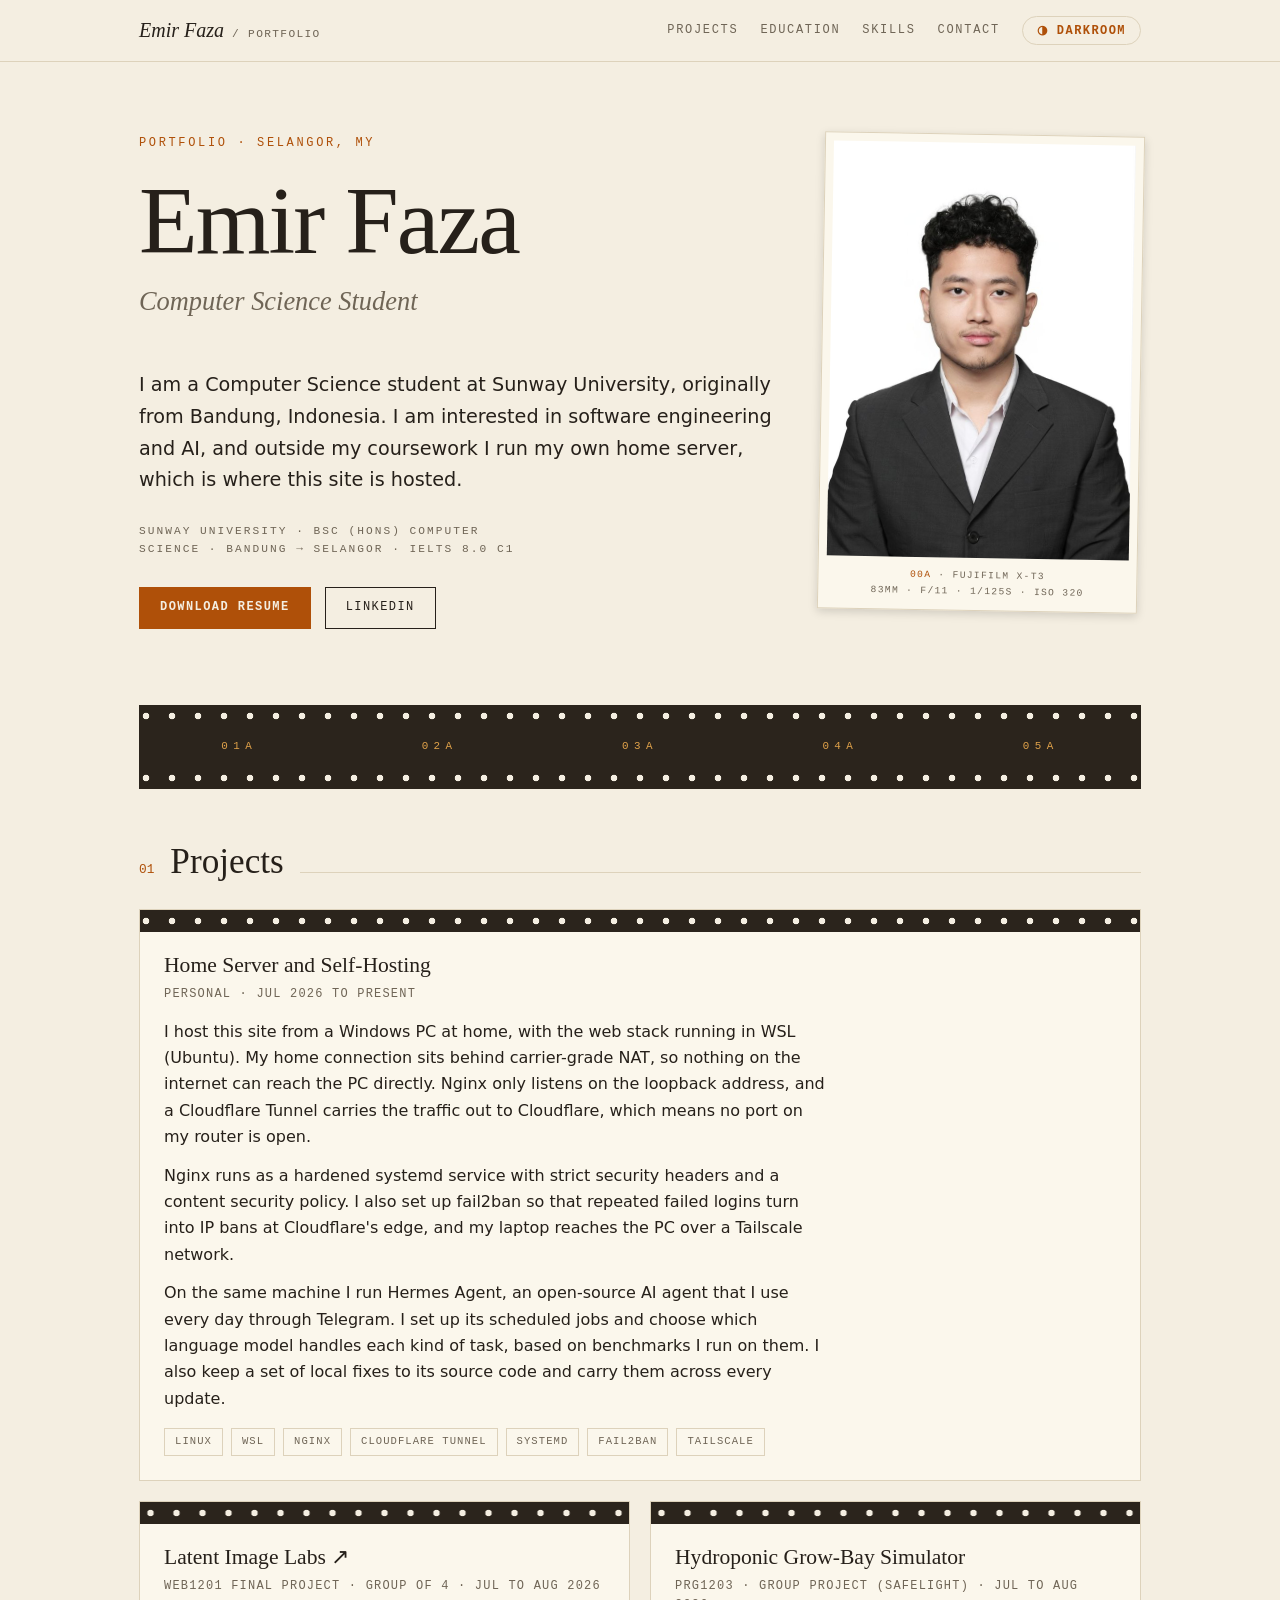
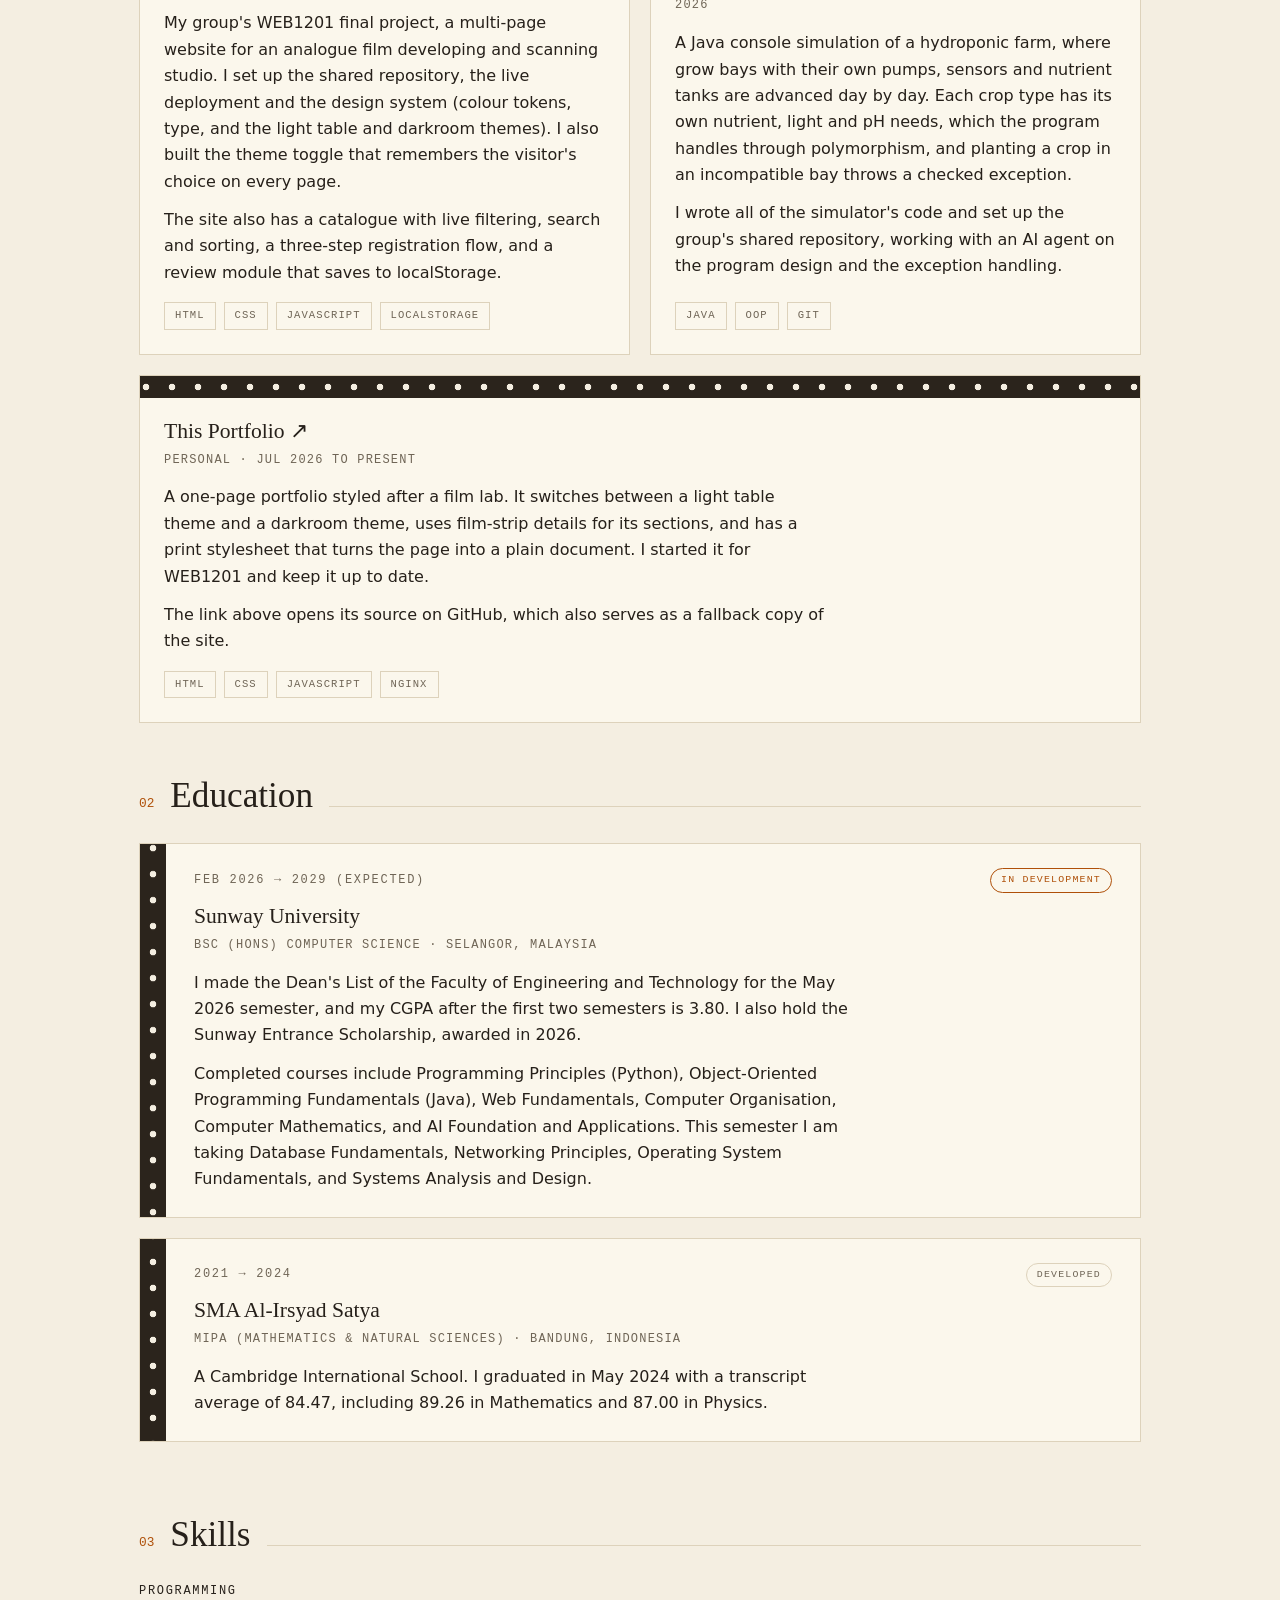
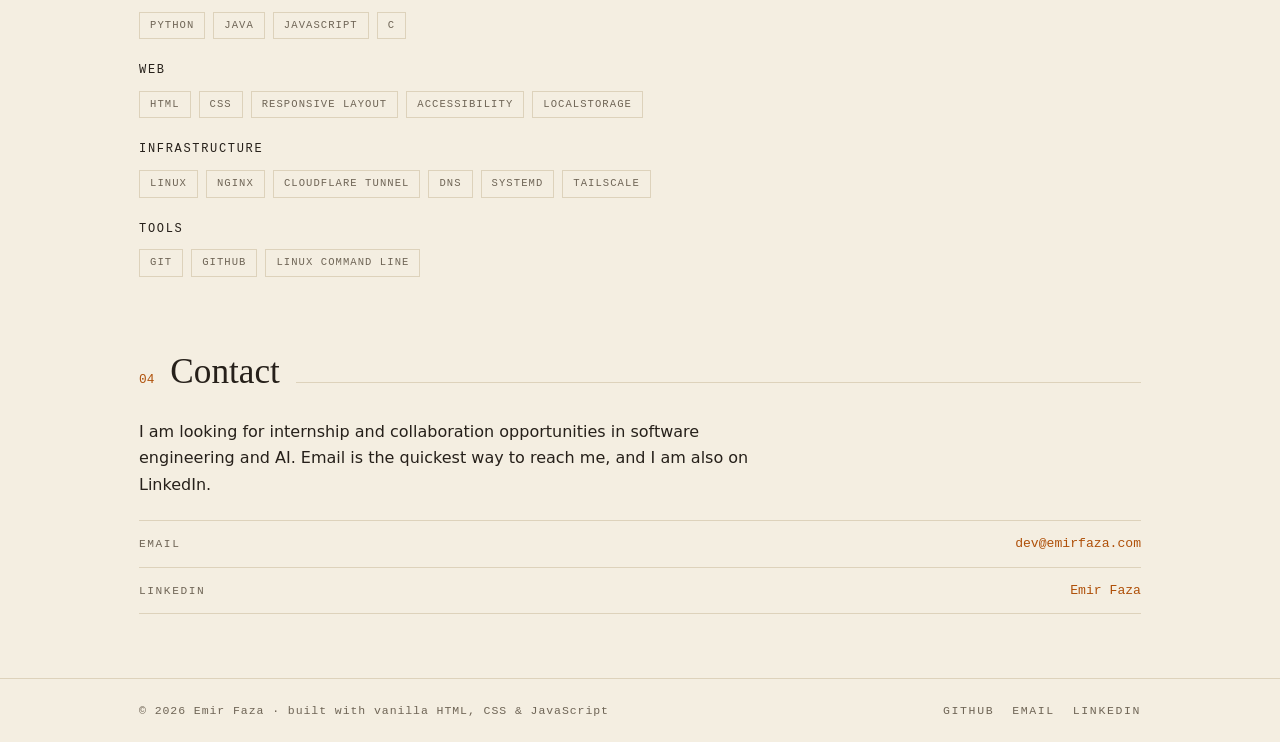
<file: index.html>
<!DOCTYPE html>
<html lang="en" data-theme="dark">
<head>
    <meta charset="UTF-8">
    <meta name="viewport" content="width=device-width, initial-scale=1.0">
    <title>Emir Faza · Computer Science Student</title>
    <link rel="canonical" href="https://emirfaza.com/">
    <link rel="icon" href="/favicon.ico?v=4" sizes="any">
    <link rel="icon" type="image/svg+xml" href="/favicon.svg?v=4">
    <link rel="apple-touch-icon" href="/apple-touch-icon.png?v=4">
    <meta name="description" content="Portfolio of Emir Faza, a Computer Science student at Sunway University interested in software engineering and AI.">
    <meta name="author" content="Emir Faza">
    <meta name="robots" content="index, follow">
    <meta property="og:title" content="Emir Faza · Computer Science Student">
    <meta property="og:description" content="Portfolio of Emir Faza, a Computer Science student at Sunway University.">
    <meta property="og:url" content="https://emirfaza.com">
    <meta property="og:type" content="website">
    <meta name="twitter:card" content="summary">

    <!-- sets the theme before the CSS renders, so there is no flash of the wrong one -->
    <script src="/theme-init.js?v=20"></script>

    <link rel="stylesheet" href="/style.css?v=33">
    <link rel="stylesheet" href="/print.css?v=20" media="print">
</head>
<body>

    <!-- nav: sticky top bar. the toggle names the themes after the
         film lab (light = light table, dark = darkroom), same as the
         WEB1201 group site -->
    <nav class="nav">
        <div class="nav-inner">
            <a href="/" class="brand"><em>Emir Faza</em><span class="brand-suffix">/ PORTFOLIO</span></a>
            <div class="nav-links" id="nav-links">
                <a href="#projects">Projects</a>
                <a href="#education">Education</a>
                <a href="#skills">Skills</a>
                <a href="#contact">Contact</a>
                <button class="theme-toggle" aria-pressed="true" aria-label="Switch theme">
                    <span class="label-darkroom">&#9681; Darkroom</span>
                    <span class="label-lighttable">&#9680; Light table</span>
                </button>
            </div>
            <button class="nav-hamburger" aria-label="Toggle menu" aria-expanded="false">
                <svg viewBox="0 0 24 24" fill="none" stroke="currentColor" stroke-width="2" stroke-linecap="round">
                    <line x1="4" y1="8" x2="20" y2="8"></line>
                    <line x1="4" y1="16" x2="20" y2="16"></line>
                </svg>
            </button>
        </div>
    </nav>

    <main class="wrap">

        <!-- hero: name in display serif like a film-brand wordmark,
             metadata in mono like film edge code -->
        <header class="hero reveal">
            <div class="hero-text">
                <p class="kicker">Portfolio &middot; Selangor, MY</p>
                <h1>Emir Faza</h1>
                <p class="role">Computer Science Student</p>
            </div>
            <!-- The portrait is styled as a developed print lying on the
                 light table: paper border, slight tilt, mono caption with the
                 exposure data from the shoot (FUJIFILM X-T3, 19 Aug 2025).
                 00A = the frame before the roll starts (leader is 01A-05A). -->
            <figure class="hero-print">
                <img src="/portrait.jpg" alt="Professional portrait of Emir Faza" width="640" height="880">
                <figcaption><span class="frame-no">00A</span> &middot; FUJIFILM X-T3<br>83mm &middot; f/11 &middot; 1/125s &middot; ISO 320</figcaption>
            </figure>
            <div class="hero-rest">
                <p class="bio">I am a Computer Science student at Sunway University, originally from Bandung, Indonesia. I am interested in software engineering and AI, and outside my coursework I run my own home server, which is where this site is hosted.</p>
                <p class="edge-code">Sunway University &middot; BSc (Hons) Computer Science &middot; Bandung &rarr; Selangor &middot; IELTS 8.0 C1</p>
                <div class="hero-actions">
                    <a class="btn primary" href="/Emir_Faza_Resume.pdf" target="_blank" rel="noopener noreferrer">Download Resume</a>
                    <a class="btn" href="https://linkedin.com/in/emir-faza-576442217" target="_blank" rel="noopener noreferrer">LinkedIn</a>
                </div>
            </div>
        </header>

        <!-- film leader, doubles as a jump index (handy on phones where
             only the hero fits). 01A-04A are the four project frames,
             05A is Sunway; the SMA entry follows right after it -->
        <div class="leader reveal">
            <div class="sprocket-row" aria-hidden="true"></div>
            <nav class="frame-numbers" aria-label="Frame index">
                <a href="#frame-01" aria-label="Jump to Home Server and Self-Hosting">01A</a>
                <a href="#frame-02" aria-label="Jump to Latent Image Labs, the WEB1201 group project">02A</a>
                <a href="#frame-03" aria-label="Jump to the Hydroponic Grow-Bay Simulator, the PRG1203 group project">03A</a>
                <a href="#frame-04" aria-label="Jump to this portfolio">04A</a>
                <a href="#frame-05" aria-label="Jump to Sunway University">05A</a>
            </nav>
            <div class="sprocket-row" aria-hidden="true"></div>
        </div>

        <!-- 01 projects: grid of film frames, sprocket strip along the top edge -->
        <section class="section reveal" id="projects">
            <div class="sec-head"><span class="sec-index">01</span><h2>Projects</h2><span class="sec-rule"></span></div>

            <div class="projects-grid">

                <article class="project" id="frame-01">
                    <div class="sprocket-row" aria-hidden="true"></div>
                    <div class="frame-body">
                        <h3>Home Server and Self-Hosting</h3>
                        <p class="frame-role">Personal &middot; Jul 2026 to present</p>
                        <p>I host this site from a Windows PC at home, with the web stack running in WSL (Ubuntu). My home connection sits behind carrier-grade NAT, so nothing on the internet can reach the PC directly. Nginx only listens on the loopback address, and a Cloudflare Tunnel carries the traffic out to Cloudflare, which means no port on my router is open.</p>
                        <p>Nginx runs as a hardened systemd service with strict security headers and a content security policy. I also set up fail2ban so that repeated failed logins turn into IP bans at Cloudflare's edge, and my laptop reaches the PC over a Tailscale network.</p>
                        <p>On the same machine I run Hermes Agent, an open-source AI agent that I use every day through Telegram. I set up its scheduled jobs and choose which language model handles each kind of task, based on benchmarks I run on them. I also keep a set of local fixes to its source code and carry them across every update.</p>
                        <div class="tags">
                            <span class="tag">Linux</span><span class="tag">WSL</span><span class="tag">Nginx</span><span class="tag">Cloudflare Tunnel</span><span class="tag">systemd</span><span class="tag">fail2ban</span><span class="tag">Tailscale</span>
                        </div>
                    </div>
                </article>

                <article class="project" id="frame-02">
                    <div class="sprocket-row" aria-hidden="true"></div>
                    <div class="frame-body">
                        <h3><a href="https://project.emirfaza.com" target="_blank" rel="noopener noreferrer">Latent Image Labs &#8599;</a></h3>
                        <p class="frame-role">WEB1201 Final Project &middot; Group of 4 &middot; Jul to Aug 2026</p>
                        <p>My group's WEB1201 final project, a multi-page website for an analogue film developing and scanning studio. I set up the shared repository, the live deployment and the design system (colour tokens, type, and the light table and darkroom themes). I also built the theme toggle that remembers the visitor's choice on every page.</p>
                        <p>The site also has a catalogue with live filtering, search and sorting, a three-step registration flow, and a review module that saves to localStorage.</p>
                        <div class="tags">
                            <span class="tag">HTML</span><span class="tag">CSS</span><span class="tag">JavaScript</span><span class="tag">localStorage</span>
                        </div>
                    </div>
                </article>

                <article class="project" id="frame-03">
                    <div class="sprocket-row" aria-hidden="true"></div>
                    <div class="frame-body">
                        <h3>Hydroponic Grow-Bay Simulator</h3>
                        <p class="frame-role">PRG1203 &middot; Group project (Safelight) &middot; Jul to Aug 2026</p>
                        <p>A Java console simulation of a hydroponic farm, where grow bays with their own pumps, sensors and nutrient tanks are advanced day by day. Each crop type has its own nutrient, light and pH needs, which the program handles through polymorphism, and planting a crop in an incompatible bay throws a checked exception.</p>
                        <p>I wrote all of the simulator's code and set up the group's shared repository, working with an AI agent on the program design and the exception handling.</p>
                        <div class="tags">
                            <span class="tag">Java</span><span class="tag">OOP</span><span class="tag">Git</span>
                        </div>
                    </div>
                </article>

                <article class="project" id="frame-04">
                    <div class="sprocket-row" aria-hidden="true"></div>
                    <div class="frame-body">
                        <h3><a href="https://github.com/faza210/faza210.github.io" target="_blank" rel="noopener noreferrer">This Portfolio &#8599;</a></h3>
                        <p class="frame-role">Personal &middot; Jul 2026 to present</p>
                        <p>A one-page portfolio styled after a film lab. It switches between a light table theme and a darkroom theme, uses film-strip details for its sections, and has a print stylesheet that turns the page into a plain document. I started it for WEB1201 and keep it up to date.</p>
                        <p>The link above opens its source on GitHub, which also serves as a fallback copy of the site.</p>
                        <div class="tags">
                            <span class="tag">HTML</span><span class="tag">CSS</span><span class="tag">JavaScript</span><span class="tag">Nginx</span>
                        </div>
                    </div>
                </article>

            </div>
        </section>

        <!-- 02 education: film frames with a sprocket column, date + status
             badge on top ("in development" = current, "developed" = done) -->
        <section class="section reveal" id="education">
            <div class="sec-head"><span class="sec-index">02</span><h2>Education</h2><span class="sec-rule"></span></div>

            <article class="frame" id="frame-05">
                <div class="sprocket-col" aria-hidden="true"></div>
                <div class="frame-body">
                    <div class="frame-top"><span>Feb 2026 &rarr; 2029 (Expected)</span><span class="badge">In Development</span></div>
                    <h3>Sunway University</h3>
                    <p class="frame-role">BSc (Hons) Computer Science &middot; Selangor, Malaysia</p>
                    <p>I made the Dean's List of the Faculty of Engineering and Technology for the May 2026 semester, and my CGPA after the first two semesters is 3.80. I also hold the Sunway Entrance Scholarship, awarded in 2026.</p>
                    <p>Completed courses include Programming Principles (Python), Object-Oriented Programming Fundamentals (Java), Web Fundamentals, Computer Organisation, Computer Mathematics, and AI Foundation and Applications. This semester I am taking Database Fundamentals, Networking Principles, Operating System Fundamentals, and Systems Analysis and Design.</p>
                </div>
            </article>

            <article class="frame" id="frame-06">
                <div class="sprocket-col" aria-hidden="true"></div>
                <div class="frame-body">
                    <div class="frame-top"><span>2021 &rarr; 2024</span><span class="badge muted-badge">Developed</span></div>
                    <h3>SMA Al-Irsyad Satya</h3>
                    <p class="frame-role">MIPA (Mathematics &amp; Natural Sciences) &middot; Bandung, Indonesia</p>
                    <p>A Cambridge International School. I graduated in May 2024 with a transcript average of 84.47, including 89.26 in Mathematics and 87.00 in Physics.</p>
                </div>
            </article>
        </section>

        <!-- 03 skills: grouped tags, only things with a project or a
             finished course behind them -->
        <section class="section reveal" id="skills">
            <div class="sec-head"><span class="sec-index">03</span><h2>Skills</h2><span class="sec-rule"></span></div>

            <div class="skill-group">
                <p class="skill-label">Programming</p>
                <div class="tags"><span class="tag">Python</span><span class="tag">Java</span><span class="tag">JavaScript</span><span class="tag">C</span></div>
            </div>
            <div class="skill-group">
                <p class="skill-label">Web</p>
                <div class="tags"><span class="tag">HTML</span><span class="tag">CSS</span><span class="tag">Responsive layout</span><span class="tag">Accessibility</span><span class="tag">localStorage</span></div>
            </div>
            <div class="skill-group">
                <p class="skill-label">Infrastructure</p>
                <div class="tags"><span class="tag">Linux</span><span class="tag">Nginx</span><span class="tag">Cloudflare Tunnel</span><span class="tag">DNS</span><span class="tag">systemd</span><span class="tag">Tailscale</span></div>
            </div>
            <div class="skill-group">
                <p class="skill-label">Tools</p>
                <div class="tags"><span class="tag">Git</span><span class="tag">GitHub</span><span class="tag">Linux command line</span></div>
            </div>
        </section>

        <!-- 04 contact -->
        <section class="section reveal" id="contact">
            <div class="sec-head"><span class="sec-index">04</span><h2>Contact</h2><span class="sec-rule"></span></div>
            <p class="contact-text">I am looking for internship and collaboration opportunities in software engineering and AI. Email is the quickest way to reach me, and I am also on LinkedIn.</p>
            <div class="contact-list">
                <div class="contact-row">
                    <span class="contact-label">Email</span>
                    <a href="mailto:dev@emirfaza.com">dev@emirfaza.com</a>
                </div>
                <div class="contact-row">
                    <span class="contact-label">LinkedIn</span>
                    <a href="https://linkedin.com/in/emir-faza-576442217" target="_blank" rel="noopener noreferrer">Emir Faza</a>
                </div>
            </div>
        </section>

    </main>

    <footer class="footer">
        <div class="wrap footer-inner">
            <p>&copy; 2026 Emir Faza &middot; built with vanilla HTML, CSS &amp; JavaScript</p>
            <div class="footer-links">
                <a href="https://github.com/faza210" target="_blank" rel="noopener noreferrer">GitHub</a>
                <a href="mailto:dev@emirfaza.com">Email</a>
                <a href="https://linkedin.com/in/emir-faza-576442217" target="_blank" rel="noopener noreferrer">LinkedIn</a>
            </div>
        </div>
    </footer>

    <script src="/script.js?v=20"></script>
</body>
</html>
</file>
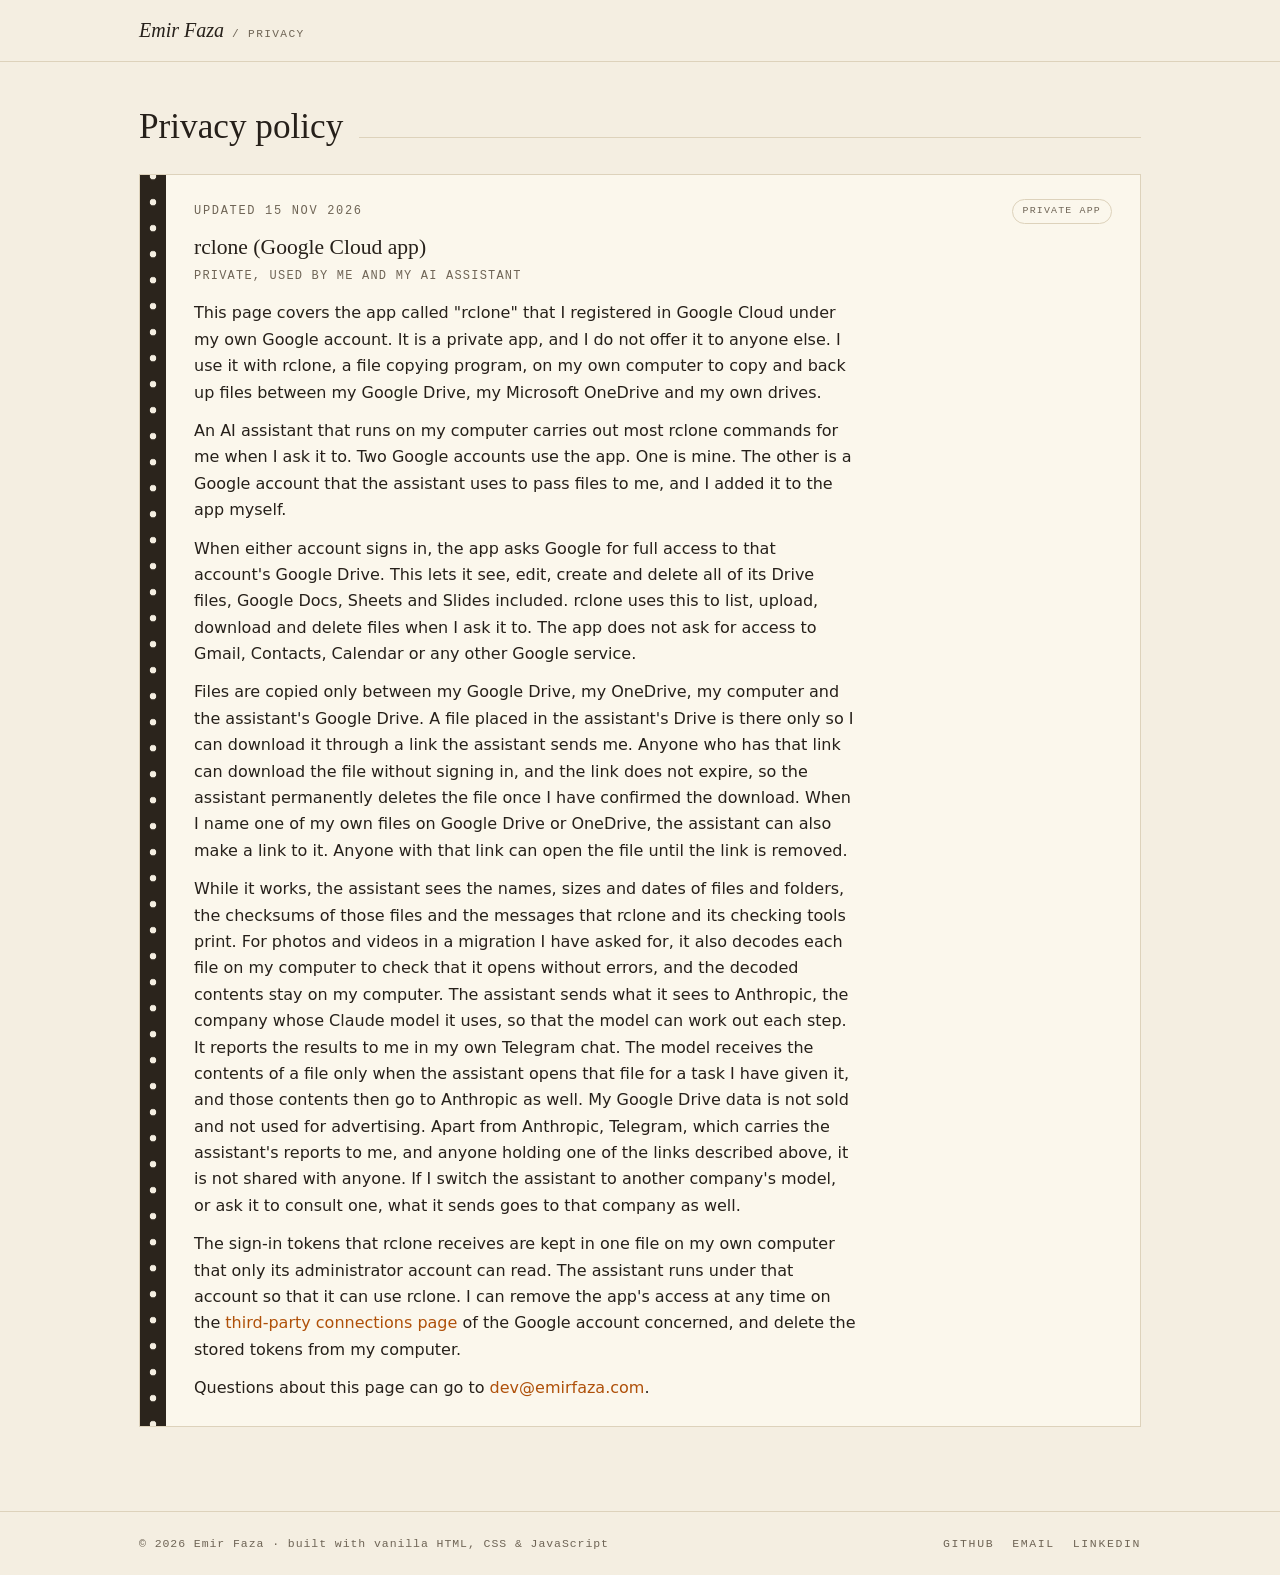
<file: privacy/index.html>
<!DOCTYPE html>
<html lang="en" data-theme="dark">
<head>
    <meta charset="UTF-8">
    <meta name="viewport" content="width=device-width, initial-scale=1.0">
    <title>Privacy policy · Emir Faza</title>
    <link rel="canonical" href="https://emirfaza.com/privacy/">
    <link rel="icon" href="/favicon.ico?v=4" sizes="any">
    <link rel="icon" type="image/svg+xml" href="/favicon.svg?v=4">
    <link rel="apple-touch-icon" href="/apple-touch-icon.png?v=4">
    <meta name="description" content="Privacy policy for the private rclone app that Emir Faza and his AI assistant use with Emir's cloud storage and the assistant's own Google Drive.">
    <meta name="author" content="Emir Faza">
    <meta name="robots" content="noindex, follow">

    <script src="/theme-init.js?v=20"></script>
    <link rel="stylesheet" href="/style.css?v=33">
</head>
<body>

    <nav class="nav">
        <div class="nav-inner">
            <a href="/" class="brand"><em>Emir Faza</em><span class="brand-suffix">/ PRIVACY</span></a>
        </div>
    </nav>

    <main class="wrap">
        <section class="section" id="privacy">
            <div class="sec-head"><h2>Privacy policy</h2><span class="sec-rule"></span></div>

            <article class="frame">
                <div class="sprocket-col" aria-hidden="true"></div>
                <div class="frame-body">
                    <div class="frame-top"><span>Updated 15 Nov 2026</span><span class="badge muted-badge">Private app</span></div>
                    <h3>rclone (Google Cloud app)</h3>
                    <p class="frame-role">Private, used by me and my AI assistant</p>
                    <p>This page covers the app called "rclone" that I registered in Google Cloud under my own Google account. It is a private app, and I do not offer it to anyone else. I use it with rclone, a file copying program, on my own computer to copy and back up files between my Google Drive, my Microsoft OneDrive and my own drives.</p>
                    <p>An AI assistant that runs on my computer carries out most rclone commands for me when I ask it to. Two Google accounts use the app. One is mine. The other is a Google account that the assistant uses to pass files to me, and I added it to the app myself.</p>
                    <p>When either account signs in, the app asks Google for full access to that account's Google Drive. This lets it see, edit, create and delete all of its Drive files, Google Docs, Sheets and Slides included. rclone uses this to list, upload, download and delete files when I ask it to. The app does not ask for access to Gmail, Contacts, Calendar or any other Google service.</p>
                    <p>Files are copied only between my Google Drive, my OneDrive, my computer and the assistant's Google Drive. A file placed in the assistant's Drive is there only so I can download it through a link the assistant sends me. Anyone who has that link can download the file without signing in, and the link does not expire, so the assistant permanently deletes the file once I have confirmed the download. When I name one of my own files on Google Drive or OneDrive, the assistant can also make a link to it. Anyone with that link can open the file until the link is removed.</p>
                    <p>While it works, the assistant sees the names, sizes and dates of files and folders, the checksums of those files and the messages that rclone and its checking tools print. For photos and videos in a migration I have asked for, it also decodes each file on my computer to check that it opens without errors, and the decoded contents stay on my computer. The assistant sends what it sees to Anthropic, the company whose Claude model it uses, so that the model can work out each step. It reports the results to me in my own Telegram chat. The model receives the contents of a file only when the assistant opens that file for a task I have given it, and those contents then go to Anthropic as well. My Google Drive data is not sold and not used for advertising. Apart from Anthropic, Telegram, which carries the assistant's reports to me, and anyone holding one of the links described above, it is not shared with anyone. If I switch the assistant to another company's model, or ask it to consult one, what it sends goes to that company as well.</p>
                    <p>The sign-in tokens that rclone receives are kept in one file on my own computer that only its administrator account can read. The assistant runs under that account so that it can use rclone. I can remove the app's access at any time on the <a href="https://myaccount.google.com/connections" target="_blank" rel="noopener noreferrer">third-party connections page</a> of the Google account concerned, and delete the stored tokens from my computer.</p>
                    <p>Questions about this page can go to <a href="mailto:dev@emirfaza.com">dev@emirfaza.com</a>.</p>
                </div>
            </article>
        </section>
    </main>

    <footer class="footer">
        <div class="wrap footer-inner">
            <p>&copy; 2026 Emir Faza &middot; built with vanilla HTML, CSS &amp; JavaScript</p>
            <div class="footer-links">
                <a href="https://github.com/faza210" target="_blank" rel="noopener noreferrer">GitHub</a>
                <a href="mailto:dev@emirfaza.com">Email</a>
                <a href="https://linkedin.com/in/emir-faza-576442217" target="_blank" rel="noopener noreferrer">LinkedIn</a>
            </div>
        </div>
    </footer>

</body>
</html>
</file>
<file: style.css>
/* style.css: "Darkroom" redesign, 24 Jul 2026.
   Single-column editorial layout with two themes: LIGHT TABLE (warm
   paper, amber) and DARKROOM (slate black, maroon, safelight red).
   Every colour, font and spacing value lives in custom properties so
   the WEB1201 group site shares the same tokens. */

/* ---------- Design tokens: LIGHT TABLE (default) ---------- */
:root {
    --bg: #f4eee1;            /* warm paper white, the light table surface */
    --surface: #fbf7ec;       /* card white */
    --text: #26201a;          /* warm ink */
    --muted: #6f6556;         /* warm grey, 4.6:1 on paper (passes WCAG AA) */
    --accent: #af5009;        /* film-box amber, 4.5:1 on paper */
    --accent-hover: #7c3f06;  /* darker amber for hover */
    --hairline: #ddd2bb;      /* sepia rule lines */
    --strip: #2b241c;         /* film strip stock */
    --accent-strip: #e0a24a;  /* amber that reads on the strip */
    --accent-strip-hover: #f0c27a;
    --hole: #f4eee1;          /* sprocket holes = paper showing through */

    --font-display: Georgia, 'Times New Roman', serif;
    --font-body: system-ui, -apple-system, 'Segoe UI', Roboto, sans-serif;
    --font-mono: ui-monospace, 'SF Mono', 'Cascadia Mono', Consolas, monospace;

    --wrap: 1050px;
    --ease: cubic-bezier(.22, .61, .36, 1);
}

/* ---------- Design tokens: DARKROOM ---------- */
[data-theme="dark"] {
    --bg: #0e0e11;            /* neutral near-black */
    --surface: #241014;       /* deep maroon panel */
    --text: #f2e7d5;          /* warm off-white */
    --muted: #b09a85;         /* pale umber */
    --accent: #e5484d;        /* safelight red */
    --accent-hover: #f0686c;  /* hover goes lighter in the darkroom */
    --hairline: #452227;      /* maroon rule lines */
    --strip: #060608;
    --accent-strip: #e5484d;
    --accent-strip-hover: #f0686c;
    --hole: #0e0e11;
}

/* ---------- Base ---------- */
*, *::before, *::after { box-sizing: border-box; }
* { margin: 0; padding: 0; }

html {
    scroll-behavior: smooth;
    scroll-padding-top: 84px; /* keeps anchored sections clear of the sticky nav */
}

body {
    background: var(--bg);
    color: var(--text);
    font-family: var(--font-body);
    font-size: 16px;
    line-height: 1.65;
    transition: background-color .3s ease, color .3s ease;
}

/* Georgia's default numerals are oldstyle (x-height); lining figures keep
   digits cap-height in headings (WEB1201 etc.). */
h1, h2, h3 { font-variant-numeric: lining-nums; }

::selection { background: var(--accent); color: var(--bg); }

a { color: var(--accent); text-decoration: none; }
a:hover { color: var(--accent-hover); }

:focus-visible { outline: 2px solid var(--accent); outline-offset: 2px; }

.wrap { max-width: var(--wrap); margin: 0 auto; padding: 0 24px; }

/* ---------- Nav (Flexbox row, collapses to a hamburger panel) ---------- */
.nav {
    position: sticky; top: 0; z-index: 20;
    background: var(--bg);
    border-bottom: 1px solid var(--hairline);
    transition: background-color .3s ease;
}
.nav-inner {
    max-width: var(--wrap); margin: 0 auto; padding: 14px 24px;
    display: flex; align-items: center; justify-content: space-between; gap: 16px;
}
.brand { font-family: var(--font-display); font-size: 1.25rem; color: var(--text); }
.brand:hover { color: var(--text); }
.brand em { font-style: italic; }
.brand-suffix {
    font-family: var(--font-mono); font-size: .7rem; letter-spacing: .12em;
    color: var(--muted); margin-left: 8px;
}
.nav-links { display: flex; align-items: center; gap: 22px; }
.nav-links a {
    font-family: var(--font-mono); font-size: .72rem; letter-spacing: .14em;
    text-transform: uppercase; color: var(--muted);
}
.nav-links a:hover { color: var(--accent); }
.theme-toggle {
    font-family: var(--font-mono); font-size: .72rem; letter-spacing: .12em;
    text-transform: uppercase; cursor: pointer; font-weight: 700;
    background: none; border: 1px solid var(--hairline); border-radius: 999px;
    color: var(--accent); padding: 6px 14px;
    transition: border-color .2s, color .2s;
}
.theme-toggle:hover { border-color: var(--accent); }
/* only the OTHER room's label is shown (script.js explains why) */
[data-theme="light"] .label-lighttable { display: none; }
[data-theme="dark"] .label-darkroom { display: none; }
.nav-hamburger {
    display: none; background: none; border: 1px solid var(--hairline);
    border-radius: 6px; padding: 8px; color: var(--text); cursor: pointer;
}
.nav-hamburger svg { display: block; width: 20px; height: 20px; }

/* ---------- Hero ---------- */
.hero {
    padding: 72px 0 40px;
    display: grid; grid-template-columns: 1fr 320px;
    gap: 24px 48px; align-items: start;
}
.hero-text, .hero-rest { grid-column: 1; }
/* The portrait as a developed print: paper border, slight tilt. */
.hero-print {
    grid-column: 2; grid-row: 1 / span 2;
    margin: 0;
    background: var(--surface);
    border: 1px solid var(--hairline);
    padding: 8px 8px 10px;
    transform: rotate(1deg);
    box-shadow: 0 3px 10px rgba(0, 0, 0, .15);
}
.hero-print img { display: block; width: 100%; height: auto; }
.hero-print figcaption {
    font-family: var(--font-mono); font-size: .6rem; letter-spacing: .14em;
    text-transform: uppercase; color: var(--muted);
    margin-top: 10px; text-align: center;
}
/* 00A gets the same accent as the 01A-05A leader numbers; it is part
   of the same film roll, one frame before the rest. */
.hero-print .frame-no { color: var(--accent); }
.kicker {
    font-family: var(--font-mono); font-size: .72rem; letter-spacing: .22em;
    text-transform: uppercase; color: var(--accent); margin-bottom: 18px;
}
.hero h1 {
    font-family: var(--font-display);
    font-size: clamp(3rem, 9vw, 6rem);
    line-height: 1.02; font-weight: 400; letter-spacing: -.01em;
}
.hero .role {
    font-family: var(--font-display); font-style: italic;
    font-size: clamp(1.15rem, 3vw, 1.65rem); color: var(--muted);
    margin-top: 10px;
}
.hero .bio { max-width: 58ch; margin-top: 22px; }
.edge-code {
    font-family: var(--font-mono); font-size: .7rem; letter-spacing: .18em;
    text-transform: uppercase; color: var(--muted); margin-top: 26px;
    text-wrap: balance; /* no two-letter last line when it wraps */
}
.hero-actions { display: flex; flex-wrap: wrap; gap: 14px; margin-top: 28px; }
.btn {
    font-family: var(--font-mono); font-size: .72rem; letter-spacing: .12em;
    text-transform: uppercase; padding: 10px 20px;
    border: 1px solid var(--text); color: var(--text);
    transition: background-color .2s, border-color .2s, color .2s;
}
.btn:hover { border-color: var(--accent); color: var(--accent); }
.btn.primary { background: var(--accent); border-color: var(--accent); color: var(--bg); font-weight: 700; }
.btn.primary:hover { background: var(--accent-hover); border-color: var(--accent-hover); color: var(--bg); }

/* ---------- Film leader divider ---------- */
.leader { margin: 36px 0 8px; }
.sprocket-row {
    height: 22px; background: var(--strip);
    background-image: radial-gradient(circle, var(--hole) 3px, transparent 3.6px);
    background-size: 26px 22px; background-position: center center;
    background-repeat: repeat-x;
}
.frame-numbers {
    background: var(--strip);
    font-family: var(--font-mono); font-size: .68rem; letter-spacing: .5em;
    display: flex; justify-content: space-around; padding: 7px 0;
}
.frame-numbers a {
    color: var(--accent-strip);
    padding: 4px 8px; /* widens the tap target for phone screens */
    transition: color .2s ease;
}
.frame-numbers a:focus-visible { outline-color: var(--accent-strip); }
.frame-numbers a:hover {
    color: var(--accent-strip-hover);
    text-decoration: underline;
    text-underline-offset: 3px;
}

/* ---------- Section heads ---------- */
.section { padding: 44px 0 8px; }
.sec-head { display: flex; align-items: baseline; gap: 16px; margin-bottom: 26px; }
.sec-index { font-family: var(--font-mono); font-size: .8rem; color: var(--accent); }
.sec-head h2 { font-family: var(--font-display); font-weight: 400; font-size: 1.9rem; }
.sec-rule { flex: 1; height: 1px; background: var(--hairline); }

/* ---------- Film frame entries (CSS Grid: sprocket column + body) ---------- */
.frame {
    display: grid; grid-template-columns: 26px 1fr;
    background: var(--surface); border: 1px solid var(--hairline);
    margin-bottom: 20px;
    transition: transform .25s var(--ease), border-color .25s;
}
/* same hover lift as the project cards */
.frame:hover { transform: translateY(-3px); border-color: var(--accent); }
.sprocket-col {
    background: var(--strip);
    background-image: radial-gradient(circle, var(--hole) 3px, transparent 3.6px);
    background-size: 26px 26px; background-position: center center;
    background-repeat: repeat-y;
}
.frame-body { padding: 24px 28px; }
.frame-top {
    display: flex; justify-content: space-between; align-items: center;
    gap: 12px; flex-wrap: wrap;
    font-family: var(--font-mono); font-size: .7rem; letter-spacing: .14em;
    text-transform: uppercase; color: var(--muted); margin-bottom: 10px;
}
.badge {
    color: var(--accent); border: 1px solid var(--accent);
    padding: 3px 10px; border-radius: 999px;
    font-size: .62rem; letter-spacing: .12em;
}
.muted-badge { color: var(--muted); border-color: var(--hairline); }
.frame-body h3 { font-family: var(--font-display); font-weight: 400; font-size: 1.35rem; line-height: 1.25; }
.frame-body h3 a { color: var(--text); }
.frame-body h3 a:hover { color: var(--accent); }
.frame-role {
    font-family: var(--font-mono); font-size: .72rem; letter-spacing: .1em;
    color: var(--muted); text-transform: uppercase; margin: 6px 0 14px;
}
/* must out-specify .frame-body p (65ch), role lines are single-line metadata */
.frame-body p.frame-role { max-width: none; }
.frame-body p { max-width: 65ch; }
/* gap between body paragraphs (the reset zeroes all margins) */
.frame-body p:not(.frame-role) + p { margin-top: 12px; }
.tags { display: flex; flex-wrap: wrap; gap: 8px; margin-top: 16px; }
.tag {
    font-family: var(--font-mono); font-size: .66rem; letter-spacing: .1em;
    text-transform: uppercase; color: var(--muted);
    border: 1px solid var(--hairline); padding: 4px 10px;
}

/* ---------- Projects (CSS Grid of film frames) ---------- */
.projects-grid {
    display: grid; grid-template-columns: repeat(2, 1fr); gap: 20px;
}
/* the long first card and the short last card take a full row each, so the
   two cards sharing the middle row are close in height (no empty halves) */
.projects-grid > .project:first-child,
.projects-grid > .project:last-child { grid-column: 1 / -1; }
.project {
    background: var(--surface); border: 1px solid var(--hairline);
    display: flex; flex-direction: column;
    transition: transform .25s var(--ease), border-color .25s;
}
.project:hover { transform: translateY(-3px); border-color: var(--accent); }
.project .frame-body { display: flex; flex-direction: column; flex: 1; padding: 20px 24px 24px; }
.project .tags { margin-top: auto; padding-top: 16px; }

/* ---------- Skills (grouped tags) ---------- */
.skill-group { margin-bottom: 22px; }
.skill-label {
    font-family: var(--font-mono); font-size: .72rem; letter-spacing: .14em;
    text-transform: uppercase;
}
.skill-group .tags { margin-top: 10px; }

/* ---------- Contact ---------- */
.contact-text { max-width: 62ch; margin-bottom: 22px; }
.contact-list { border-top: 1px solid var(--hairline); }
.contact-row {
    display: flex; justify-content: space-between; align-items: baseline;
    gap: 16px; padding: 12px 0;
    border-bottom: 1px solid var(--hairline);
    font-family: var(--font-mono); font-size: .82rem;
}
.contact-label {
    color: var(--muted); font-size: .7rem;
    letter-spacing: .14em; text-transform: uppercase;
}

/* ---------- Footer ---------- */
.footer { border-top: 1px solid var(--hairline); margin-top: 56px; }
.footer-inner {
    display: flex; justify-content: space-between; align-items: center; gap: 16px;
    padding: 22px 24px;
    font-family: var(--font-mono); font-size: .72rem;
    color: var(--muted); letter-spacing: .08em;
}
.footer-links { display: flex; gap: 18px; }
.footer-links a { color: var(--muted); text-transform: uppercase; letter-spacing: .14em; }
.footer-links a:hover { color: var(--accent); }

/* ---------- Entrance animation ----------
   Pure-CSS load-in stagger. The 'both' fill keeps elements visible
   after the animation ends. With animations disabled (print, reduced
   motion) everything renders at natural opacity, so content can
   never get stuck invisible. */
@keyframes fadeInUp {
    from { opacity: 0; transform: translateY(16px); }
    to   { opacity: 1; transform: translateY(0); }
}
.reveal { animation: fadeInUp .6s var(--ease) both; }
main > .reveal:nth-child(2) { animation-delay: .06s; }
main > .reveal:nth-child(3) { animation-delay: .12s; }
main > .reveal:nth-child(4) { animation-delay: .18s; }
main > .reveal:nth-child(5) { animation-delay: .24s; }
main > .reveal:nth-child(6) { animation-delay: .30s; }

/* ---------- Reduced motion: kill animation + smooth scroll ---------- */
@media (prefers-reduced-motion: reduce) {
    html { scroll-behavior: auto; }
    *, *::before, *::after {
        animation: none !important;
        transition: none !important;
    }
}

/* ---------- Responsive ---------- */
@media (max-width: 760px) {
    .nav-hamburger { display: block; }
    .nav-links {
        position: absolute; top: 100%; left: 0; right: 0;
        display: none; flex-direction: column; align-items: flex-start; gap: 0;
        background: var(--surface);
        border-bottom: 1px solid var(--hairline);
        padding: 8px 24px 16px;
    }
    .nav-links.open { display: flex; }
    .nav-links a { padding: 10px 0; width: 100%; }
    .theme-toggle { margin-top: 8px; }
    .projects-grid { grid-template-columns: 1fr; }
    .frame-numbers { letter-spacing: .3em; }
    .hero { grid-template-columns: 1fr; padding: 48px 0 32px; }
    .hero-print { grid-column: 1; grid-row: auto; max-width: 300px; transform: rotate(0); }
    .contact-row { flex-direction: column; gap: 2px; }
    .footer-inner { flex-direction: column; gap: 10px; text-align: center; }
}

/* ---------- Desktop-only refinements ---------- */
/* Bio gets intro-copy size on wide layouts; mobile keeps the base 16px. */
@media (min-width: 761px) {
    .hero .bio { font-size: 1.2rem; }
    /* Section titles must clearly outrank the hero role line (26.4px). */
    .sec-head h2 { font-size: 2.2rem; line-height: 1.2; }
    /* Tighten the display serif at masthead size. */
    .hero h1 { letter-spacing: -.02em; }
    /* Functional microcopy to the 12px legibility floor; decorative texture stays small. */
    .nav-links a, .btn, .theme-toggle, .kicker, .frame-top, .frame-role, .skill-label { font-size: .75rem; }
}
</file>
<file: print.css>
/* print.css: only runs when printing / saving as PDF (linked with
   media="print" in index.html). Hides the nav, footer and film-strip
   decoration, forces one column and light high-contrast colours. */

/* Force light, high-contrast colours even in darkroom mode
   (must out-specify the [data-theme="dark"] token block) */
:root, [data-theme="dark"] {
    --bg: #ffffff;
    --surface: #ffffff;
    --text: #000000;
    --muted: #444444;
    --accent: #333333;
    --accent-hover: #000000;
    --hairline: #bbbbbb;
    --strip: #ffffff;
    --hole: #ffffff;
}

/* Hide navigation chrome, footer, CTAs and film-strip decoration */
.nav,
.footer,
.leader,
.sprocket-col,
.sprocket-row,
.hero-actions {
    display: none;
}

body {
    background: #ffffff;
    color: #000000;
}

/* Linear single-column layout, full width */
.wrap {
    max-width: 100%;
    padding: 0;
}
.hero { padding: 0 0 1.5rem; }
.section { padding: 1.2rem 0 0; }

/* Frames lose the sprocket column (decoration) and print flat */
.frame {
    grid-template-columns: 1fr;
    border: 1px solid #999999;
}
.project {
    border: 1px solid #999999;
}

/* Projects reflow to a single column on paper */
.projects-grid {
    grid-template-columns: 1fr;
    gap: 12px;
}

/* Disable all animations and transitions on paper */
*, *::before, *::after {
    animation: none !important;
    transition: none !important;
}

/* Keep entries intact across page breaks */
.frame,
.project,
.skill-group {
    break-inside: avoid;
    page-break-inside: avoid;
}
/* a section heading never sits alone at the bottom of a page */
.sec-head {
    break-after: avoid;
    page-break-after: avoid;
}

/* Links print as plain black text */
a { color: #000000; }
</file>
